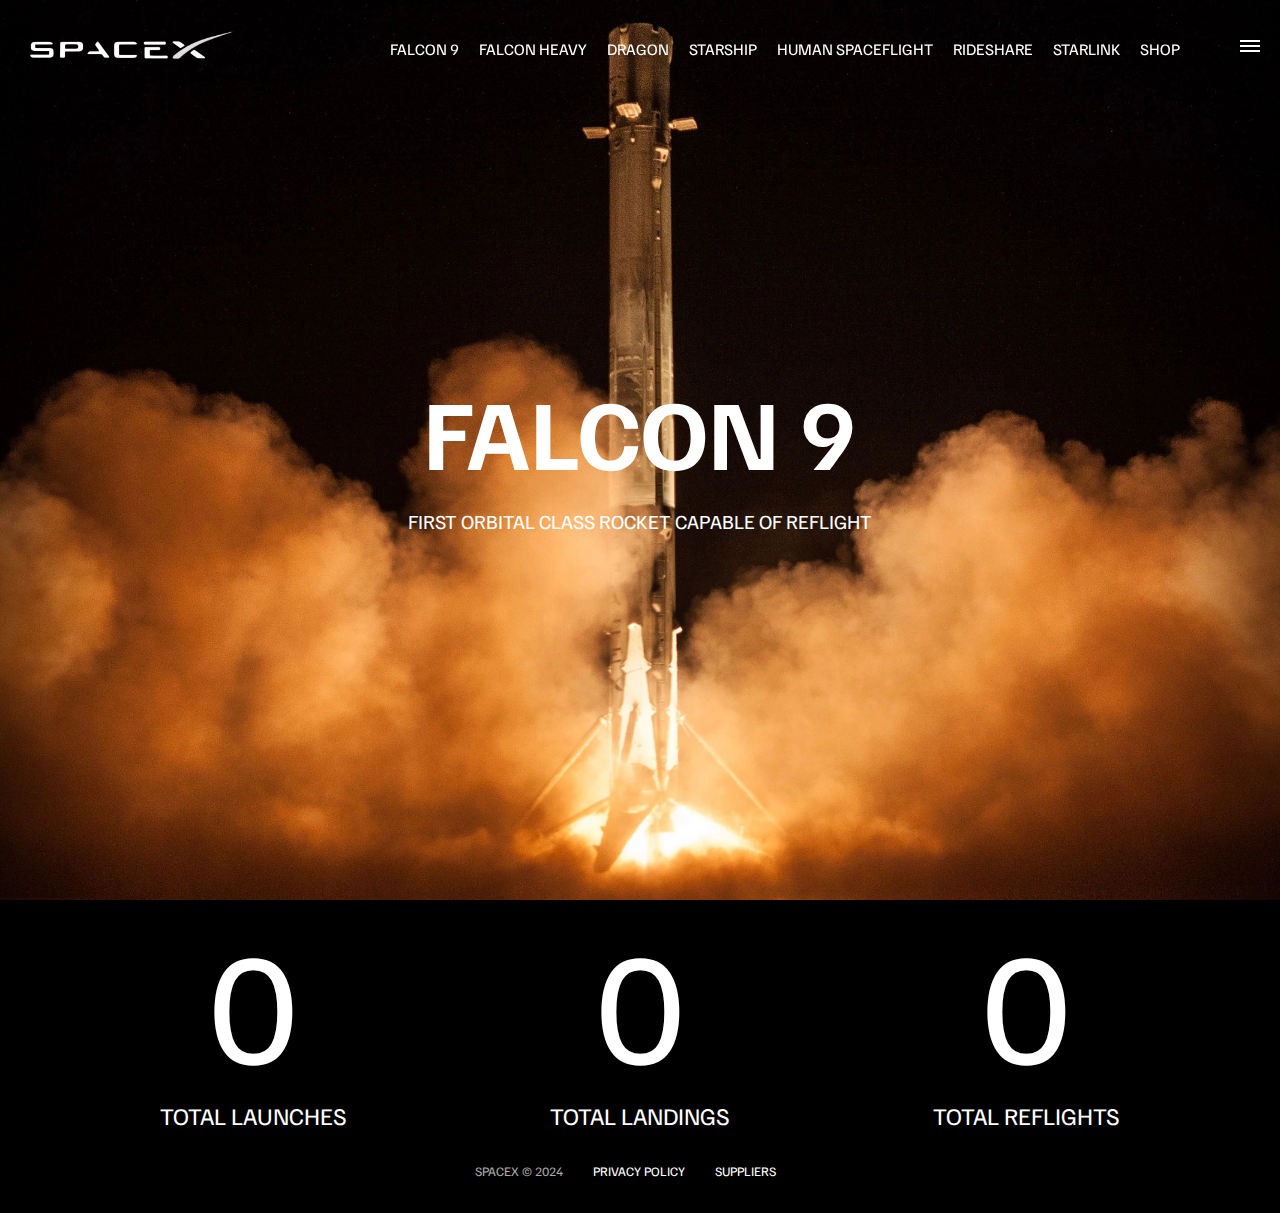
<file: falcon9.html>
<!DOCTYPE html>
<html lang="en">
  <head>
    <meta charset="UTF-8" />
    <meta http-equiv="X-UA-Compatible" content="IE=edge" />
    <meta name="viewport" content="width=device-width, initial-scale=1.0" />
    <link rel="stylesheet" href="css/style.css" />
    <script src="js/script.js" defer></script>
    <title>SpaceX - Falcon 9</title>
  </head>
  <body>
    <div id="overlay"></div>
    <div id="mobile-menu" class="mobile-main-menu">
      <ul>
        <li><a href="#">Mission</a></li>
        <li><a href="#">Launches</a></li>
        <li><a href="#">Careers</a></li>
        <li><a href="#">Updates</a></li>
        <li><a href="#">Shop</a></li>

        <li class="mobile-only"><a href="falcon9.html">Falcon 9</a></li>
        <li class="mobile-only">
          <a href="falcon-heavy.html">Falcon Heavy</a>
        </li>
        <li class="mobile-only"><a href="dragon.html">Dragon</a></li>
        <li class="mobile-only"><a href="#">Starship</a></li>
        <li class="mobile-only"><a href="#">Human Spaceflight</a></li>
        <li class="mobile-only"><a href="#">Rideshare</a></li>
        <li class="mobile-only"><a href="#">Starlink</a></li>
      </ul>
    </div>
    <header class="main-header">
      <div class="logo">
        <a href="index.html">
          <img src="img/logo.png" alt="SpaceX" />
        </a>
      </div>
      <nav class="desktop-main-menu">
        <ul>
          <li><a href="falcon9.html">Falcon 9</a></li>
          <li><a href="#">Falcon Heavy</a></li>
          <li><a href="#">Dragon</a></li>
          <li><a href="#">Starship</a></li>
          <li><a href="#">Human Spaceflight</a></li>
          <li><a href="#">Rideshare</a></li>
          <li><a href="#">Starlink</a></li>
          <li><a href="#">Shop</a></li>
        </ul>
      </nav>
    </header>

    <!-- Hamburger Menu -->
    <button id="menu-btn" class="hamburger" type="button">
      <span class="hamburger-top"></span>
      <span class="hamburger-middle"></span>
      <span class="hamburger-bottom"></span>
    </button>

    <section class="section-animate bg-falcon-9"></section>
    <div class="section-inner-center">
      <h3>Falcon 9</h3>
      <p>First orbital class rocket capable of reflight</p>
    </div>

    <div class="stats">
      <div>
        <span class="counter" data-target="291">0</span>
        <h4>Total Launches</h4>
      </div>
      <div>
        <span class="counter" data-target="249">0</span>
        <h4>Total Landings</h4>
      </div>
      <div>
        <span class="counter" data-target="223">0</span>
        <h4>Total Reflights</h4>
      </div>
    </div>

    <footer>
      <ul>
        <li>SpaceX &copy; 2024</li>
        <li><a href="#">Privacy Policy</a></li>
        <li><a href="#">Suppliers</a></li>
      </ul>
    </footer>
  </body>
</html>
</file>
<file: css/style.css>
@import url('https://fonts.googleapis.com/css2?family=Familjen+Grotesk:wght@400;600;700&display=swap');

*,
*::before,
*::after {
  margin: 0;
  padding: 0;
  box-sizing: border-box;
}

body {
  font-family: 'Familjen Grotesk', sans-serif;
  background: #000;
  color: #fff;
}

a {
  text-decoration: none;
  color: #fff;
}

ul {
  list-style: none;
}

/* Header/Navbar */
.main-header {
  position: fixed;
  top: 0;
  left: 0;
  width: 100%;
  z-index: 3;
  display: flex;
  justify-content: space-between;
  align-items: center;
  text-transform: uppercase;
  height: 100px;
  padding: 0 30px;
}

/* Logo */
.logo {
  width: 210px;
  height: auto;
}

.logo img {
  display: block;
  width: 100%;
  height: auto;
}

/* Desktop Menu */
.desktop-main-menu {
  margin-right: 50px;
}

.desktop-main-menu ul {
  display: flex;
}

.desktop-main-menu ul li {
  position: relative;
  margin-right: 20px;
  padding-bottom: 2px;
}

/* Menu item bottom border */
.desktop-main-menu ul li a::after {
  content: '';
  position: absolute;
  bottom: 0;
  left: 0;
  width: 100%;
  height: 1px;
  background: #fff;
  transform: scaleX(0);
  transition: transform 0.6s cubic-bezier(0.19, 1, 0.22, 1);
  transform-origin: right center;
}

.desktop-main-menu ul li a:hover::after {
  transform: scaleX(1);
  transform-origin: left center;
  transition-duration: 0.4s;
}

/* Sections */
section {
  position: relative;
  height: 100vh;
  background-position: center center;
  background-repeat: no-repeat;
  background-size: cover;
  text-transform: uppercase;
}

.section-inner {
  position: absolute;
  top: 270px;
  bottom: 200px; 
  left: 150px;
  max-width: 560px;
}

.section-inner h4 {
  font-size: 22px;
  margin-bottom: 5px;
  font-weight: 300;
  animation: fadeInUp 0.5s ease-in-out;
}

.section-inner h2 {
  font-size: 50px;
  font-weight: 700;
  margin-bottom: 20px;
  animation: fadeInUp 0.5s ease-in-out 0.2s;
  animation-fill-mode: both; 
}

.section-inner a {
  animation: fadeInUp 0.5s ease-in-out 0.4s;
  animation-fill-mode: both; 
}

/* Background images */
.section-a {
  background-image: url('../img/section-a.jpg');
}
.section-b {
  background-image: url('../img/section-b.jpg');
}
.section-c {
  background-image: url('../img/section-c.webp');
}
.section-d {
  background-image: url('../img/section-d.webp');
}

.btn {
  position: relative;
  display: inline-block;
  cursor: pointer;
  text-align: center;
  min-width: 130px;
  padding: 15px 50px;
  margin-top: 10px;
  border: 2px solid #fff;
  text-transform: uppercase;
  font-weight: bold;
  overflow: hidden;
  z-index: 2;
}

.btn:hover span {
  color: #000;
}

.btn .hover {
  position: absolute;
  top: 0;
  left: 0;
  width: 100%;
  height: 100%;
  background-color: #fff;
  color: #000;
  z-index: -1;
  transform: translateY(100%);
  transition: transform 0.6s cubic-bezier(0.19, 1, 0.22, 1);
}

.btn:hover .hover {
  transform: translateY(0);
}

.scroll-arrow {
  position: absolute;
  bottom: 50px;
  left: 50%;
  transform: translateX(-50%);
  animation: fadeBounce 5s infinite;
}

/* Footer */
footer {
  position: relative;
  padding: 25px 0;
}

footer ul {
  display: flex;
  justify-content: center;
  align-items: center;
  flex-wrap: wrap;
}

footer ul li {
  margin-right: 30px;
  color: #aaa;
  text-transform: uppercase;
  font-size: 13px;
  line-height: 2.5;
}

footer ul li a {
  color: #fff;
  transition: color 0.6s;
}

footer ul li a:hover {
  color: #aaa;
}

/* Hamburger Menu */
.hamburger {
  position: fixed;
  top: 40px;
  right: 20px;
  z-index: 10;
  cursor: pointer;
  width: 20px;
  height: 20px;
  background: none;
  border: none;
}

.hamburger-top,
.hamburger-middle,
.hamburger-bottom {
  position: absolute;
  width: 20px;
  height: 2px;
  top: 0;
  left: 0;
  background: #fff;
  transition: all 0.5s;
}

.hamburger-middle {
  transform: translateY(5px);
}

.hamburger-bottom {
  transform: translateY(10px);
}

/* Transition hamburger to X when open */
.open {
  transform: rotate(90deg);
}

.open .hamburger-top {
  transform: rotate(45deg) translateY(6px) translateX(6px);
}

.open .hamburger-middle {
  display: none;
}

.open .hamburger-bottom {
  transform: rotate(-45deg) translateY(6px) translateX(-6px);
}

/* Overlay */
.overlay-show {
  position: fixed;
  top: 0;
  left: 0;
  width: 100%;
  height: 100%;
  background-color: rgba(0, 0, 0, 0.5);
  z-index: 3;
}

/* Stop body scroll */
.stop-scrolling {
  overflow: hidden;
}

/* Hide mobile main menu items */
.mobile-only {
  display: none;
}

/* Mobile menu */
.mobile-main-menu {
  position: fixed;
  top: 0;
  right: 0;
  width: 350px;
  height: 100%;
  background: #000;
  z-index: 4;
  display: flex;
  align-items: center;
  justify-content: center;
  transform: translateX(100%);
  transition: transform 0.6s cubic-bezier(0.19, 1, 0.22, 1);
}

/* Bring menu from right */
.show-menu {
  transform: translateX(0);
}

.mobile-main-menu ul {
  display: flex;
  flex-direction: column;
  align-items: end;
  justify-content: center;
  padding: 50px;
  width: 100%;
}

.mobile-main-menu ul li {
  margin-bottom: 20px;
  font-size: 18px;
  text-transform: uppercase;
  border-bottom: 1px #555 dotted;
  width: 100%;
  text-align: right;
  padding-bottom: 8px;
}

.mobile-main-menu ul li a {
  color: #fff;
  transition: color 0.6s;
}

.mobile-main-menu ul li a:hover {
  color: #aaa;
}

/* Inner Pages */
.bg-falcon-9 {
  background-image: url('../img/falcon-9.webp');
}

.section-animate {
  animation: fadeIn 2s ease-in-out;
}

.section-inner-center {
  position: absolute;
  top: 50%;
  left: 50%;
  transform: translate(-50%, -50%);
  text-transform: uppercase;
  text-align: center;
  width: 80%;
}

.section-inner-center h3 {
  font-size: 100px;
  margin-bottom: 15px;
  animation: fadeInUp 0.5s ease-in-out;
}

.section-inner-center p {
  font-size: 20px;
  animation: fadeInUp 0.5s ease-in-out 0.2s;
  animation-fill-mode: both;
}

/* Stats */
.stats {
  max-width: 960px;
  margin: 0 auto;
  display: flex;
  align-items: center;
  justify-content: space-between;
  text-align: center;
  text-transform: uppercase;
}

.stats div span {
  font-size: 160px;
}

.stats div h4 {
  font-size: 24px;
  font-weight: 300;
}

/* Animations */

@keyframes fadeInUp {
  0% {
    opacity: 0;
    transform: translateY(140px);
  }

  100% {
    opacity: 1;
    transform: translateY(0);
  }
}

@keyframes fadeIn {
  0% {
    opacity: 0;
  }

  100% {
    opacity: 1;
  }
}

@keyframes fadeBounce {
  0%,
  20%,
  50%,
  80%,
  100% {
    opacity: 0;
    transform: translateY(-20px);
  }

  40% {
    opacity: 1;
    transform: translateY(0);
  }
}

/* Media Queries */

@media (max-width: 960px) {
  /* Hide desktop menu */
  .desktop-main-menu {
    display: none;
  }

  /* Show main mobile items */
  .mobile-only {
    display: block;
  }

  .section-inner-center h3 {
    font-size: 75px;
  }
}

@media (max-width: 600px) {
  .section-inner {
    top: 100px;
    bottom: 75px;
    left: 20px;
  }

  .section-inner h2 {
    font-size: 40px;
  }

  footer ul li:first-child {
    position: absolute;
    top: 30px;
    left: 50%;
    transform: translate(-50%, -50%);
  }

  footer ul li {
    margin-right: 15px;
  }

  .logo {
    width: 150px;
    margin: auto;
  }

  .section-inner-center h3 {
    font-size: 50px;
  }

  /* Stats */
  .stats {
    flex-direction: column;
  }

  .stats div {
    margin-bottom: 20px;
  }

}
</file>
